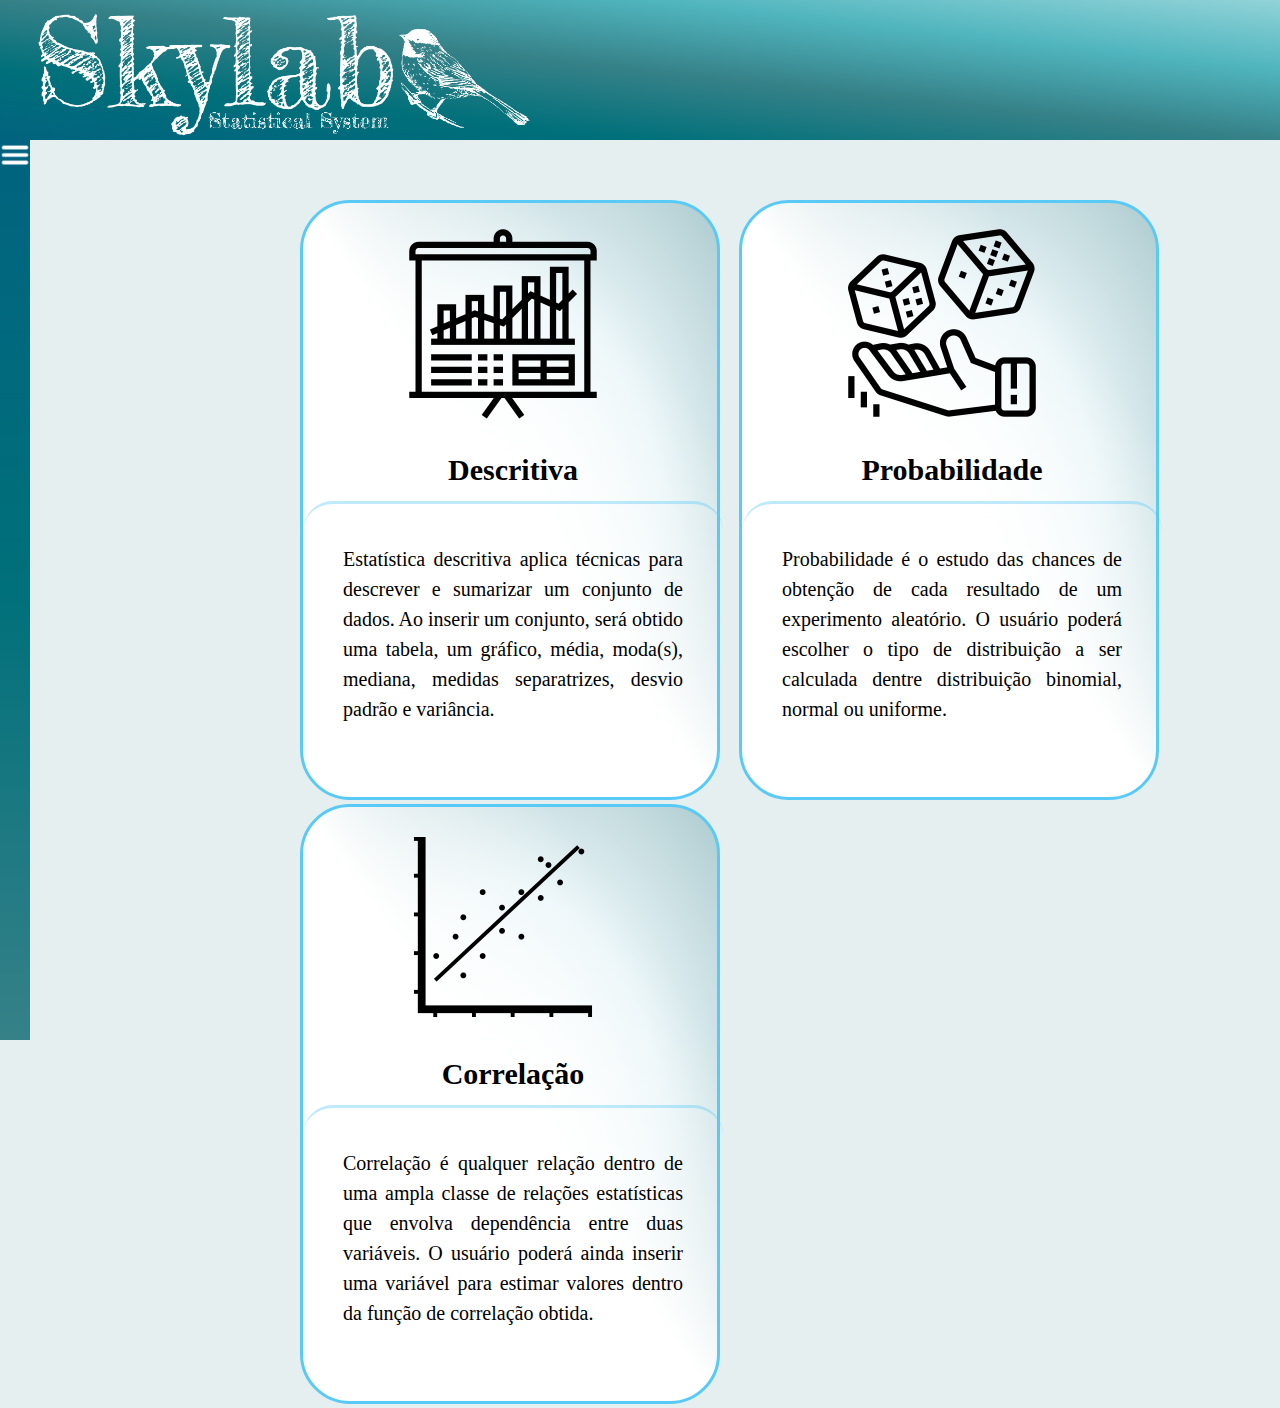
<file: index.html>
<!DOCTYPE html>
<html lang="en">
<head>
    <meta charset="UTF-8">
    <title>Skylab Statistical System</title>
    <link rel='stylesheet' href='./styles/css/navigation.css'>
    <link rel='stylesheet' href='./styles/css/index.css'>
    <link rel="shortcut icon" href="./styles/icons/slingshot.ico" type="image/x-icon" />

    <!-- <link href="https://fonts.googleapis.com/css2?family=Anton&display=swap" rel="stylesheet">
    <link href="https://fonts.googleapis.com/css2?family=Anton&family=Fredericka+the+Great&display=swap" rel="stylesheet">
    <link href="https://fonts.googleapis.com/css2?family=Alfa+Slab+One&family=Anton&family=Fredericka+the+Great&display=swap" rel="stylesheet"> -->

    <meta name="viewport" content="width=device-width, initial-scale=1.0">
</head>

<body>
    <header id='header'>         
        <a href="index.html" target='_self'><label class='logo'></label></a>
        <hr>
    </header>

    <nav id="side-nav" class="sidenav" onmouseover="openSideBar()" onmouseout="closeSideBar()">
        <img id='open-menu-icon' type='button' class='open-menu-icon' src="./styles/icons/icon-hamburger.png">

        <ul>
            <li><a href="javascript:void(0)" class="close-btn"></a></li>
            <li><a href="index.html" target='_self'>
                <div>
                    <img id='icon-home' type='button' class='nav-icon' src="./styles/icons/icon-home.png">
                    <div style='margin-left: 50px'>Home</div>
                </div>            
            </a></li>
            <li><a href='./pages/descriptive.html' target='main' onclick='hideHome()'>
                <div>
                    <img id='icon-home' type='button' class='nav-icon' src="./styles/icons/icon-descriptive.png">
                    <div style='margin-left: 50px'>Descritiva</div>
                </div>
            </a></li>
            <li><a href="./pages/probability.html" target='main' onclick='hideHome()'>
                <div>
                    <img id='icon-home' type='button' class='nav-icon' src="./styles/icons/icon-probability2.png">
                    <div style='margin-left: 50px'>Probabilidade</div>
                </div>
            </a></li>
            <li><a href="./pages/correlation.html" target='main' onclick='hideHome()'>
                <div>
                    <img id='icon-home' type='button' class='nav-icon' src="./styles/icons/icon-correlation.png">
                    <div style='margin-left: 50px'>Correlação</div>
                </div>
            </a></li>
            <li><a href="./pages/about.html" target='main' onclick='hideHome()'>
                <div>
                    <img id='icon-home' type='button' class='nav-icon' src="./styles/icons/icon-about.png">
                    <div style='margin-left: 50px'>Sobre</div>
                </div>
            </a></li>
        </ul>
    </nav>
    
    <div id='layout' class='layout'>
        <div class='box'>
            <div>
                <a href='./pages/descriptive.html' target='main' onclick='hideHome()' style='cursor: pointer'>
                    <img id='icon-prob' type='button' class='index-icon' src="./styles/icons/icon-descriptive.png">
                </a>
            </div>

            <div class='card-text-box'>
                <div class='card-title'><b>Descritiva</b></div><br>
                <div class='card-description'>
                    Estatística descritiva aplica técnicas para descrever e sumarizar um conjunto de dados.
                    Ao inserir um conjunto, será obtido uma tabela, um gráfico, média, moda(s), mediana, medidas separatrizes, desvio padrão e variância.
                </div>
            </div>
        </div>

        <div class='box'>
            <div>
                <a href='./pages/probability.html' target='main' onclick='hideHome()'>
                    <img id='icon-prob' type='button' class='index-icon' src="./styles/icons/icon-probability.png">
                </a>
            </div>

            <div class='card-text-box'>
                <div class='card-title'><b>Probabilidade</b></div><br>
                <div class='card-description'>
                    Probabilidade é o estudo das chances de obtenção de cada resultado de um experimento aleatório.
                    O usuário poderá escolher o tipo de distribuição a ser calculada dentre distribuição binomial, normal ou uniforme. 
                </div>
            </div>
        </div>

        <div class='box'>
            <div>
                <a href='./pages/correlation.html' target='main' onclick='hideHome()'>
                    <img id='icon-prob' type='button' class='index-icon' src="./styles/icons/icon-correlation.png">
                </a>
            </div>
            
            <div class='card-text-box'>
                <div class='card-title'><b>Correlação</b></div><br>
                <div class='card-description'>
                    Correlação é qualquer relação dentro de uma ampla classe de relações
                    estatísticas que envolva dependência entre duas variáveis. O usuário poderá ainda
                    inserir uma variável para estimar valores dentro da função de correlação obtida.
                </div>
            </div>
        </div>
    </div>
  

    <div id='main'>
        <section>
            <iframe name='main' width='100%' height='100%' style='border:none'></iframe>
        </section>
    </div>

    <script src="https://ajax.googleapis.com/ajax/libs/jquery/1.9.1/jquery.min.js"></script>
    
    <script src='./scripts/editor-html/navigation.js'></script>  
</body>
</html>
</file>
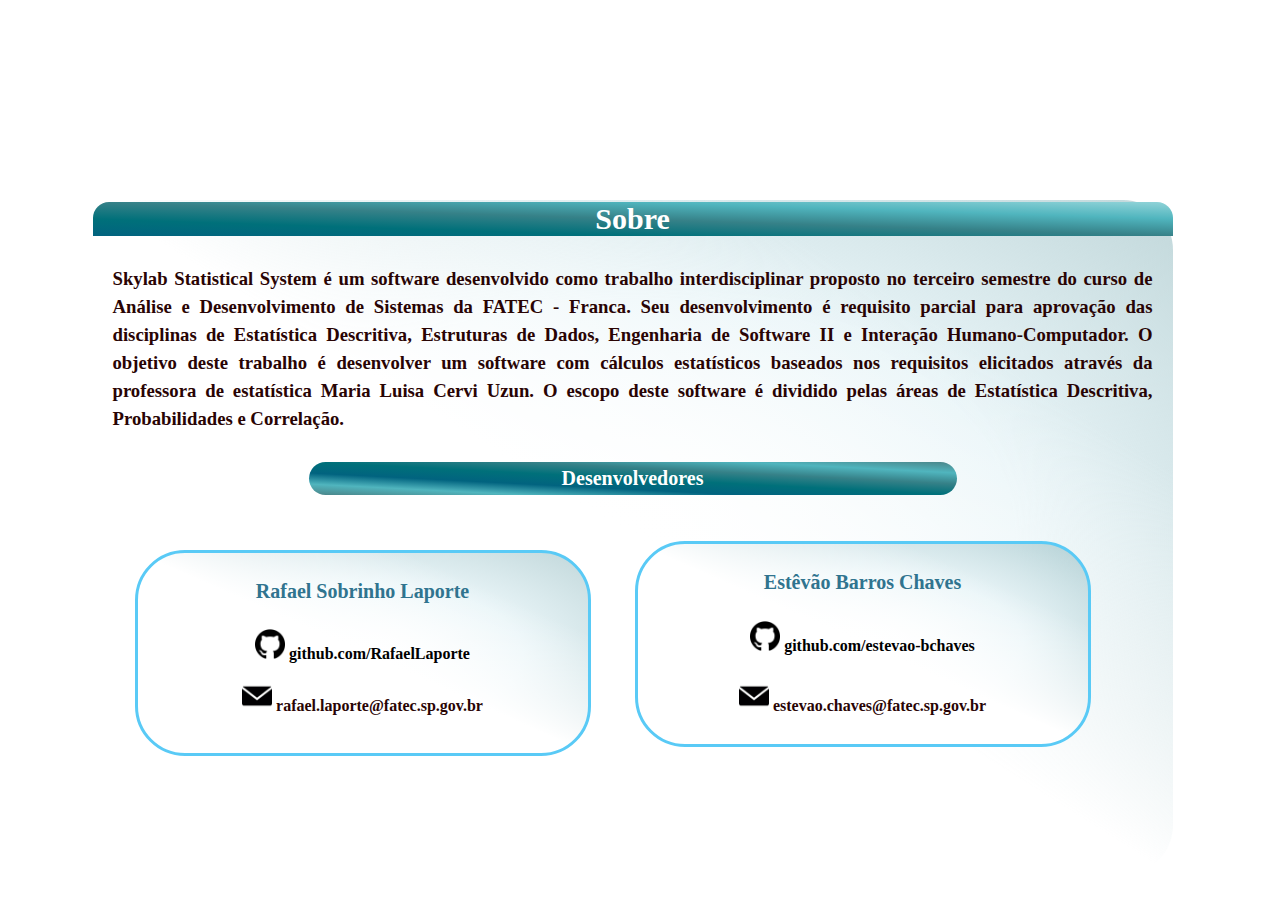
<file: pages/about.html>
<html lang="en">
<head>
    <meta charset="UTF-8">
    <meta name="viewport" content="width=device-width, initial-scale=1.0">

    <title>SKYLAB - Descritiva</title>
    <link rel="stylesheet" href="../styles/css/main.css">
    <link rel="stylesheet" href="../styles/css/modal.css">
    <link rel="stylesheet" href="../styles/css/chart.css">
</head>

<body class='body'>
    <div class="about"><div class="dev-header2"><h2>Sobre</h2></div>
    <h3> Skylab Statistical System é um software desenvolvido como trabalho interdisciplinar proposto no terceiro semestre do curso de
         Análise e Desenvolvimento de Sistemas da FATEC - Franca. Seu desenvolvimento é
         requisito parcial para aprovação das disciplinas de Estatística Descritiva,
         Estruturas de Dados, Engenharia de Software II e Interação Humano-Computador.
         O objetivo deste trabalho é desenvolver um software com cálculos estatísticos baseados nos requisitos elicitados através da
         professora de estatística Maria Luisa Cervi Uzun. O escopo deste software é dividido pelas áreas de Estatística Descritiva,
         Probabilidades e Correlação.
    </h3>
     <div class="dev-header"><h2>Desenvolvedores</h2></div>
    <form style='padding: 30; bottom: 0;'>
        <div class="about-devs"><h4>Rafael Sobrinho Laporte</h4>
            <h5><img src="../styles/icons/icon-github.png" width=30 height=30><a href='https://github.com/RafaelLaporte' target="_blank">  github.com/RafaelLaporte</a><br><br>
            <img src="../styles/icons/icon-email.png" width=30 height=30>  rafael.laporte@fatec.sp.gov.br</h5>
        </div>
        
        <div class="about-devs" style="margin-bottom: 50px; bottom: 0;"><h4>Estêvão Barros Chaves</h4>
            <h5><img src="../styles/icons/icon-github.png" width=30 height=30><a href='https://github.com/estevao-bchaves'target="_blank">  github.com/estevao-bchaves</a><br>
             <h5><img src="../styles/icons/icon-email.png" width=30 height=30>  estevao.chaves@fatec.sp.gov.br</h5>
        </div> 
           
    </form>    
    </div>
    </body>
</file>
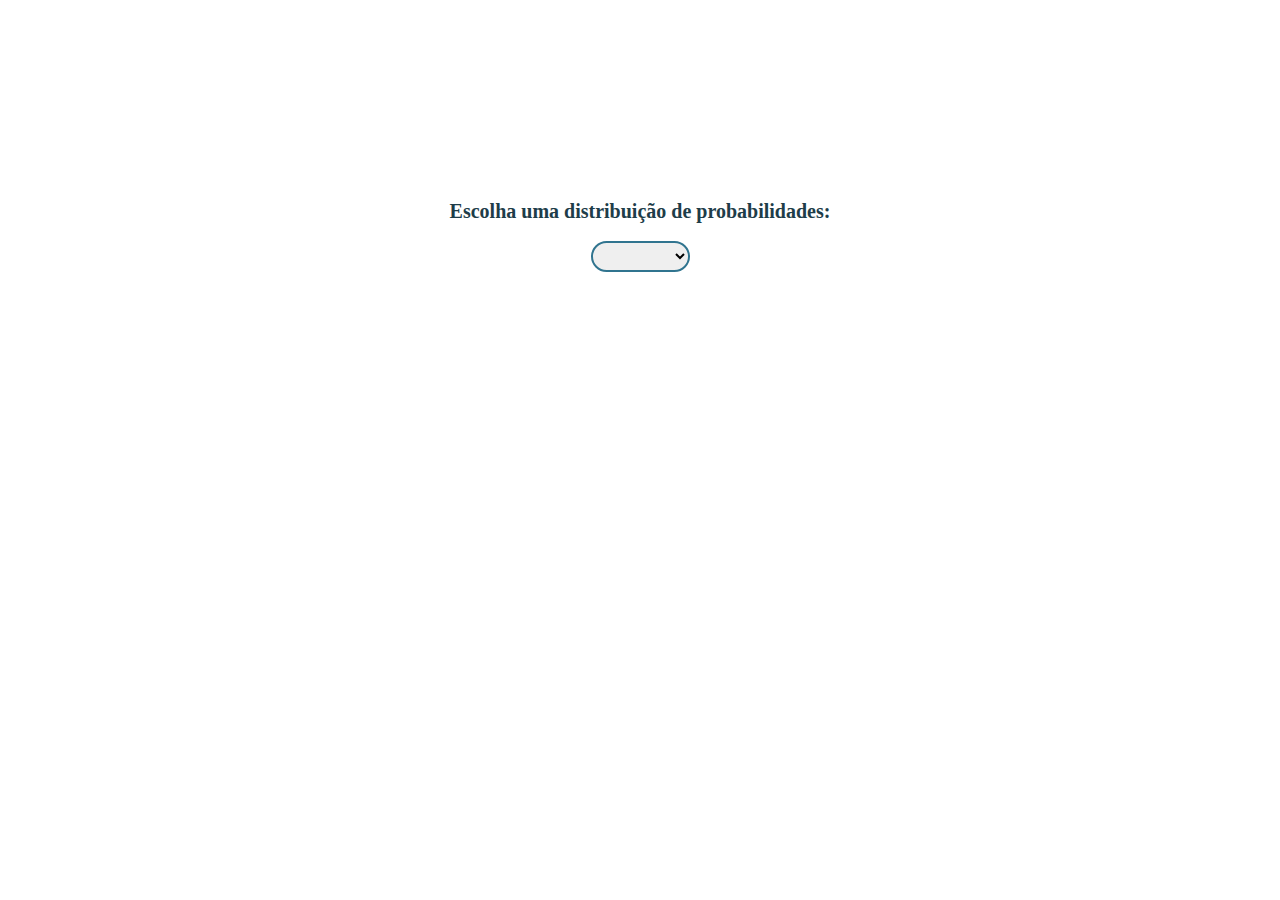
<file: pages/probability.html>
<html lang="en">
<head>
    <meta charset="UTF-8">
    <meta name="viewport" content="width=device-width, initial-scale=1.0">

    <title>SKYLAB - Probabilidade</title>
    <link rel="stylesheet" href="../styles/css/main.css">
    <link rel="stylesheet" href="../styles/css/modal.css">  

    <script src="https://ajax.googleapis.com/ajax/libs/jquery/1.9.1/jquery.min.js"></script>    
</head>

<body class='body'>
    <div>
        <div>
            <label for='distribution-select'><b class='label-form'>Escolha uma distribuição de probabilidades:</b> </label><br>
            <select id='distribution-select' name='distribution-select' class='select'>
                <option selected=""></option>
                <option value="binomial">Binomial</option>
                <option value="normal">Normal</option>
                <option value="uniform">Uniforme</option>
            </select>
        </div><br><br><br>

        <!-- Binomial distribution Form -->
        <form id='binomial' onsubmit="return btnBinomial()" method="GET" style='display:none'>
            <div class='input-box'>
                <label for='binomial-sucess' class="label-form"><b class='label-form'>Probabilidade de ocorrência do evento (%):</b></label><br>
                <div>
                    <input required type='number' id='binomial-sucess' name='binomial-sucess' size='50px' class="input-form" placeholder="Número entre 0 e 100">
                    <img id='help-binomial-probability' type='button' class='help-btn-form' src="../styles/icons/quest-icon.png">
                </div>
            </div><br>
            
            <div class='input-box'>
                <label for='binomial-sample' class='label-form'><b class='label-form'>Tamanho da amostra:</b></label><br>
                <div>
                    <input required type='number' id='binomial-sample' name='binomial-sample' size='50px' class="input-form" placeholder="Número inteiro positivo">
                    <img id='help-binomial-sample' type='button' class='help-btn-form' src="../styles/icons/quest-icon.png">
                </div>
            </div><br>
    
            <div class='input-box'>
                <label for='binomial-ocurrences' class='label-form'><b class='label-form'>Eventos:</b></label><br>
                <div>
                    <input required id='binomial-ocurrences' name='binomial-ocurrences' size='50px' class="input-form" placeholder="Separados por , (vírgula)" required>
                    <img id='help-binomial-event' type='button' class='help-btn-form' src="../styles/icons/quest-icon.png">
                </div>
            </div><br>

            <p id='binomial-error'></p>

            <button id='btn-binomial' type="submit" class="btn"> Calcular </button><br><br>
        </form>
    
        <!-- Normal distribution Form -->
        <form id='normal' onsubmit="return btnNormal()" method="GET" style='display:none'>
            <div class='input-box'>
                <label for='normal-mean' class='label-form'><b class='label-form'>Média:</b></label><br>
                <div>
                    <input required type='number' step=0.01 id='normal-mean' name='normal-mean' size='50px' class="input-form" placeholder="0">
                    <img id='help-normal-mean' type='button' class='help-btn-form' src="../styles/icons/quest-icon.png">
                </div>
            </div><br>
            
            <div class='input-box'>
                <label for='standard-deviation' class='label-form'><b class='label-form'>Desvio padrão:</b></label><br>
                <div>
                    <input required type='number' step=0.01 id='standard-deviation' name='standard-deviation' size='50px' class="input-form" placeholder="0">
                    <img id='help-normal-stdDeviation' type='button' class='help-btn-form' src="../styles/icons/quest-icon.png">
                </div>
            </div><br>
            
            <div class='input-box'>
                <label for='normal-select' class='label-form'><b class='label-form'>Escolha um intervalo:</b> </label><br> 
                <div>
                    <select id='normal-select' name='normal-select' class='select'>
                        <option selected=""></option>
                        <option value="between">Entre</option>
                        <option value="lesser-than">Menor que</option>
                        <option value="higher-than">Maior que</option>
                    </select>
                    <img id='help-normal-where' type='button' class='help-btn-form' style='margin-left: 28px' src="../styles/icons/quest-icon.png">
                </div>
            </div><br>

            <div class='input-box'>
                <div id='normal-var'>         
                    <input type='number' step="any" id='normal-var-min' style='display:none' size='50px' class="input-form" placeholder="Digite um número">
                    <input type='number' step="any" id='normal-var-max' style='display:none' size='50px' class="input-form" placeholder="Digite um número">
                </div>
            </div>

            <p id='normal-error'></p>

            <button id='btn-normal' type="submit" class="btn" method="GET" style='display:none'> Calcular </button><br>
        </form>
    
        <!-- Uniform distribution form -->
        <form id='uniform' onsubmit="return btnUniform()" method="GET" style='display:none'>
            
            <div class='input-box'>
                <label for='uniform-distribution-min' class='label-form'><b class='label-form'>Valor mínimo da distribuição:</b></label><br>
                <div>
                    <input required type='number' step="any" id='uniform-distribution-min' name='uniform-distribution-min' size='50px' class="input-form" placeholder="0">
                    <img id='help-uniform-min' type='button' class='help-btn-form' src="../styles/icons/quest-icon.png">
                </div>
            </div><br>
            
            <div class='input-box'>
                <label for='uniform-distribution-max' class='label-form'><b class='label-form'>Valor máximo da distribuição:</b></label><br>
                <div>
                    <input required type='number' step="any" id='uniform-distribution-max' name='uniform-distribution-max' size='50px' class="input-form" placeholder="0">
                    <img id='help-uniform-max' type='button' class='help-btn-form' src="../styles/icons/quest-icon.png">
                </div>
            </div><br>
            
            <div class='input-box'>
                <label for='uniform-select' class='label-form'><b class='label-form'>Escolha um intervalo:</b> </label><br>
                <div>
                    <select id='uniform-select' name='uniform-select' class='select'>
                        <option selected=""></option>
                        <option value="between">Entre</option>
                        <option value="lesser-than">Menor que</option>
                        <option value="higher-than">Maior que</option>
                    </select>
                    <img id='help-uniform-where' type='button' class='help-btn-form' style='margin-left: 28px' src="../styles/icons/quest-icon.png">
                </div>
            </div><br>

            <div id='uniform-value'>
                <div class='input-box'>
                    <input type='number' step="any" id='uniform-value-min' style='display:none' name='uniform-value-min' size='50px' class="input-form" placeholder="Digite um número">
                    <input type='number' step="any" id='uniform-value-max' style='display:none' name='uniform-value-max' size='50px' class="input-form" placeholder="Digite um número">
                </div>
                <!-- <button id='btn-uniform' type="button" class="btn" onclick='btnUniform()'> Calcular </button><br><br> -->
            </div>

            <p id='uniform-error'></p>
                
            <button id='btn-uniform' type="submit" class="btn" method="GET" style='display:none'> Calcular </button><br><br>
         
        </form>
   
        <div id='probability-values' class="probability-values"></div>
    </div>

    <!--Modal-->
    <div>
        <div id="modal-binomial-probability" class="modal" display='none'>        
            <div class="modal-content">
                <div class="modal-header">
                    <span class="close">&times;</span>
                    Probabilidade de Ocorrência do evento
                </div>
                <div class="modal-body">
                    <p>Define a probabilidade em porcentagem da ocorrência do evento desejado.</p> 
                    Deve ser um valor de 0 a 100. 
                    <p>Ex. 42 </p>
                    <p>(Obrigatório)</p>
                </div>
            </div>
        </div>

        <div id="modal-binomial-sample" class="modal" display='none'>        
            <div class="modal-content">
                <div class="modal-header">
                    <span class="close">&times;</span>
                    Tamanho da Amostra
                </div>
                <div class="modal-body">
                    <p>Define o tamanho da amostra a ser calculada. 
                       A amostra deve ter ao menos tamanho 1. Deve ser um valor inteiro positivo.
                    </p>
                    <p>Ex. 2500. </p>
                    <p>(Obrigatório)</p>
                </div>
            </div>
        </div>

        <div id="modal-binomial-event" class="modal" display='none'>        
            <div class="modal-content">
                <div class="modal-header">
                    <span class="close">&times;</span>
                    Binomial - Eventos
                </div>
                <div class="modal-body">
                    <p>Define um ou mais eventos para calcular sua probabilidade de ocorrência.</p>
                    <p>Deve ser um valor numérico inteiro. </p> 
                    <p> A separação dos valores deverá ser feita por " , " (vírgula).</p>
                    <p> O valor deverá ser no mínimo 0 e no máximo igual ao tamanho da amostra.</p>
                    <p>Ex: 3 ou 4 eventos bem sucedidos: 3, 4</p>
                    <p>Ex2: 5 eventos bem sucedidos: 5</p>
                </div>
            </div>
        </div>

        <div id="modal-normal-mean" class="modal" display='none'>        
            <div class="modal-content">
                <div class="modal-header">
                    <span class="close">&times;</span>
                    Média
                </div>
                <div class="modal-body">
                    <p>Define a média da distribuição normal a ser utilizada.</p>
                    <p>Deve ser um valor numérico. </p>    
                    <p> Utilize " . " (ponto) para inserir as casas decimais dos valores numéricos 
                        (caso haja necessidade).  
                    </p> 
                    <p>Ex: 50</p>
                </div>
            </div>
        </div>

        <div id="modal-normal-stdDeviation" class="modal" display='none'>        
            <div class="modal-content">
                <div class="modal-header">
                    <span class="close">&times;</span>
                    Desvio Padrão
                </div>
                <div class="modal-body">
                    <p>Define o valor mínimo para a distribuição a ser analisada. </p> 
                    <p>Deve ser um valor numérico.</p>
                    <p> Utilize " . " (ponto) para inserir as casas decimais dos valores numéricos 
                        (caso haja necessidade).  
                    </p> 
                    <p>Ex: 5</p>
                </div>
            </div>
        </div>

        <div id="modal-normal-where" class="modal-big" display='none'>        
            <div class="modal-content">
                <div class="modal-header">
                    <span class="close">&times;</span>
                    Escolha um intervalo
                </div>
                <div class="modal-body">
                    <p>Intervalo: calcula a probabilidade de ocorrência de valores dentro de um escopo estabelecido.</p> 
                    <p>Menor que: probabilidade do valor se encontrar abaixo do valor especificado.</p>
                    <p>Ex: 8</p>
                    <p>Entre: calcula a probabilidade do valor se encontrar entre dois valores especificados, sendo o primeiro o menor deles.</p>
                    <p>Ex: 4 e 8</p>
                    <p>Maior que:  calcula a probabilidade do valor se encontrar acima do valor especificado.</p>
                    <p>Ex: 4</p>
                    <p>Devem ser inseridos somente valores numéricos e apenas um valor em cada caixa de entrada. </p>
                     <p>   Utilize " . "  (ponto) para inserir as casas decimais dos valores numéricos (caso haja necessidade).
                    </p>
                </div>
            </div>
        </div>

        <div id="modal-uniform-min" class="modal" display='none'>        
            <div class="modal-content">
                <div class="modal-header">
                    <span class="close">&times;</span>
                   Valor Mínimo da Distribuição
                </div>
                <div class="modal-body">
                               
                
                    <p>Define o valor mínimo para a distribuição a ser analisada. </p>
                        <p>Deve ser um valor numérico.</p>
                      <p> Utilize " . " (ponto) para inserir as casas decimais dos valores numéricos (caso haja necessidade). </p>  
                      <p> Deve ser um valor menor que o ‘Valor máximo’. </p>
                    <p>Ex: 25.5</p>
                </div>
            </div>
        </div>

        <div id="modal-uniform-max" class="modal" display='none'>        
            <div class="modal-content">
                <div class="modal-header">
                    <span class="close">&times;</span>
                    Valor Máximo da Distribuição
                </div>
                <div class="modal-body">
                    <p>Define o valor máximo para a distribuição a ser analisada. Deve ser um valor numérico.</p> 
                    <p>  Utilize " . " (ponto) para inserir as casas decimais dos valores numéricos (caso haja necessidade).</p>   
                    <p>  Deve ser um valor maior que o ‘Valor mínimo’.  </p>   
                    <p>Ex: 154.3</p>
                </div>
            </div>
        </div>

        <div id="modal-uniform-where" class="modal-big" display='none'>        
            <div class="modal-content">
                <div class="modal-header">
                    <span class="close">&times;</span>
                   Escolha um intervalo
                </div>
                <div class="modal-body">
                    <p>Intervalo: calcula a probabilidade de ocorrência de valores dentro de um escopo estabelecido.</p> 
                    <p>Menor que: probabilidade do valor se encontrar abaixo do valor especificado.</p>
                    <p>Ex: 8</p>
                    <p>Entre: calcula a probabilidade do valor se encontrar entre dois valores especificados, sendo o primeiro o menor deles.</p>
                    <p>Ex: 4 e 8</p>
                    <p>Maior que:  calcula a probabilidade do valor se encontrar acima do valor especificado.</p>
                    <p>Ex: 4</p>
                    <p>Devem ser inseridos somente valores numéricos e apenas um valor em cada caixa de entrada. </p>
                    <p>Utilize " . " (ponto) para inserir as casas decimais dos valores numéricos (caso haja necessidade).</p>
                </div>
            </div>
        </div>
    </div>

    <script src='../scripts/forms/form-probability.js'></script>

    <script src='../scripts/btn/btn-binomial.js'></script>
    <script src='../scripts/btn/btn-uniform.js'></script>
    <script src='../scripts/btn/btn-normal.js'></script>

    <script src='../scripts/calc/fatorial.js'></script>
    
    <script src='../scripts/organize/csv-to-array.js'></script>    

    <script src='../scripts/editor-html/probability-elements.js'></script>

    <script src='../scripts/modal/modal-binomial-probability.js'></script>
    <script src='../scripts/modal/modal-binomial-sample.js'></script>
    <script src='../scripts/modal/modal-binomial-event.js'></script>
    <script src='../scripts/modal/modal-normal-mean.js'></script>
    <script src='../scripts/modal/modal-normal-stdDeviation.js'></script>
    <script src='../scripts/modal/modal-normal-where.js'></script>
    <script src='../scripts/modal/modal-uniform-min.js'></script>
    <script src='../scripts/modal/modal-uniform-max.js'></script>
    <script src='../scripts/modal/modal-uniform-where.js'></script>      

    <script src="https://ajax.googleapis.com/ajax/libs/jquery/1.9.1/jquery.min.js"></script>     
</body>
</html>
</file>
<file: styles/css/navigation.css>
* {
    margin: 0;
    padding: 0;
    -webkit-box-sizing: border-box;
     -moz-box-sizing: border-box;
          box-sizing: border-box;
}

header {
    z-index: 2;
    overflow: hidden;
    background: linear-gradient(to top right, rgb(1, 99, 127),rgb(0, 112, 122), rgb(54, 129, 136),rgb(80, 181, 190), rgb(145, 211, 216));
    position: fixed;
    top: 0;
    width: 100%;
    height: 140px
}

.nav-icon{
    position: absolute;
    display: block;
    width: 40px;
    height: 40px;
}

.open-menu-icon {
    position: absolute;
    display: block;
    margin-top: 0px;
    width: 30px;
    height: 30px;
}

header .logo{
    margin-left: 30px;
    margin-top: 5px;
    background-image: url("../icons/logo-white.png");
    background-size: 100%;
    background-color: transparent;
    background-repeat: no-repeat;
    display: inline-block;
    text-indent: -999999px;
    width: 500px;
    height: 140px;
    
}

header .logo:hover{
    cursor: pointer
}

header .hamburguer {
    margin-left: 80px;
    margin-top: 40px;
    display: block;
    background-image: url("../icons/menu-icon.png");
    background-size: 100%;
    background-repeat: no-repeat;
    width: 55px;
    height: 65px;
    background-color: transparent;
    border: none;
    outline: none;
    padding: 0;
    /* float: left; */
}

header .hamburguer:hover {
    background-image: url('../icons/menu-icon-hover.png');
    background-size: 100%;
    background-repeat: no-repeat;
    width: 55px;
    height: 65px;
    background-color: transparent;
    cursor: pointer

}

.sidenav {
    margin-top: 140px;
    height: 100%; /* 100% Full-height */
    width: 30px; /* 0 width - change this with JavaScript */
    position: fixed; /* Stay in place */
    z-index: 2; /* Stay on top */
    top: 0; /* Stay at the top */
    left: 0;
    background: linear-gradient(to bottom, rgb(1, 99, 127),rgb(0, 112, 122), rgb(54, 129, 136));
    /* background: linear-gradient(rgb(0, 104, 0),rgb(0, 124, 0), rgba(0, 180, 0, 0.685), rgb(255, 255, 255));*/
    overflow: hidden; /* Disable horizontal scroll */
    padding-top: 0px; /* Place content 60px from the top */
    transition: .5s; /* 0.5 second transition effect to slide in the sidenav */
}

/* The navigation menu links */
.sidenav a {
    padding: 70px 8px 8px 32px;
    /* font-family: 'Anton', sans-serif; */
    font-family: 'Tahoma', 'Verdana', 'Comic Sans MS', 'Fredericka the Great', cursive;
    /* font-family: 'Alfa Slab One', cursive; */
    text-decoration: none;
    font-weight: bold;
    font-size: 25px;
    color: rgb(255, 255, 255);
    display: block;
    align-content: center;
    transition: 0.5s;
}

/* When your mouse over the navigation links, change their color */
.sidenav a:hover {
    color: rgb(196, 211, 202);
    font-size: 24px;
}

/* Position and style the close button (top right corner) */
.sidenav .close-btn {
    display: flex;
    position: absolute;
    top: 0;
    bottom: 150px;
    right: 25px;
    font-size: 36px;
    margin-left: 50px;
    margin-bottom: 50px
}

@media screen and (max-width: 480px) {
    header .logo {
        width: 430px;
        height: 140px
    }

    header {
        width: 480px;
    }
}

@media screen and (max-width: 320px) {
    header .logo {
        width: 350px;
        height: 140px;
        margin-left: 10px
    }

    header {
        width: 100%;
        height: 140px
    }
}
</file>
<file: styles/css/index.css>
img {
    display: flex
}

* {
    margin: 0;
    padding: 0;
    -webkit-box-sizing: border-box;
     -moz-box-sizing: border-box;
          box-sizing: border-box;
}

.layout {
    position: absolute;
    margin: 300px;
    margin-top: 200px;
    width: 70%;
    height: 40%;
}

.box {
    display: inline-block;
    border: solid;
    border-color: rgb(89, 202, 246);
    width: 420px;
    height: 600px;
    margin-right: 15px;
    border-radius: 50px;
    background: linear-gradient(to bottom left, transparent 20%, white 50%),
                radial-gradient(white, #e9f5f8, rgba(21, 105, 116, 0.267));
}

.index-icon {
    z-index: 1;
    display: block;
    position: absolute;
    margin: 20px 30px 20px 100px;
    width: 200px;
    height: 200px;
}

/*Bordas colocadas somente para referência. Retirá-las após ajustar*/
.card-text-box{
    position: absolute;
    margin-top: 250px;
    width: 420px;
    height: 300px;
}

.card-title{
    position: absolute;
    text-align: center;
    font-size: 30px;
    width: 100%;
    font-family: 'Tahoma', 'Verdana', 'Comic Sans MS', 'Fredericka the Great', cursive;
}

.card-description{
    margin-top: 30px;
    padding: 4ch;
    position: relative;
    text-align: justify;
    font-size: 20px;
    border-top: solid rgba(89, 202, 246, 0.39);
    border-radius: 30px;
    font-family: 'Tahoma', 'Verdana', 'Comic Sans MS', 'Fredericka the Great', cursive;
    line-height: 1.5;
}

section {
    position: absolute;
    left: 0px;
    width: 100%;
    height: 100%;
    overflow: hidden;
    /* background: rgba(21, 105, 116, 0.109); */
}

#iframe {
    overflow: hidden;
}

#main {
    z-index: 0;
    width: 100%;
    height: 100%;
}

body {
    background: rgba(21, 105, 116, 0.109);
} 

@media screen and (max-width: 480px) {
    header {
        width: 100%;
    }

    .layout {
        width: 150px;
        height: 1000px
    }

    .box {
        width: 350px;
        height: 300px;
        margin-left: -225px;
        margin-bottom: 30px;
        margin-top: 0px;
        display: block;
    }

    .index-icon {
        width: 150px;
        height: 150px;
        padding-bottom: 20px;
    }
    
    /*Bordas colocadas somente para referência. Retirá-las após ajustar*/
    .card-text-box{
        margin-top: 150px;
        width: 350px;
        height: 150px;
    }
    
    .card-title{
        font-size: 30px;
        width: 100%;
        margin-top: 10px;
    }
    
    .card-description{
        font-size: 10px;
    }
}

@media screen and (max-width: 600px) {
    header {
        width: 100%;
    }

    .layout {
        width: 150px;
        height: 1300px
    }

    .box {
        width: 450px;
        height: 400px;
        margin-left: -200px;
        margin-bottom: 30px;
        margin-top: 0px;
        display: block;
    }

    .index-icon {
        width: 150px;
        height: 150px;
        padding-bottom: 20px;
        margin-left: 150px
    }
    
    /*Bordas colocadas somente para referência. Retirá-las após ajustar*/
    .card-text-box{
        margin-top: 150px;
        width: 450px;
        height: 250px;
    }
    
    .card-title{
        font-size: 30px;
        width: 100%;
        margin-top: 10px;
    }
    
    .card-description{
        font-size: 16px;
    }
}

@media screen and (max-width: 768px) {
    header {
        width: 100%
    }

    .layout {
        width: 150px;
        height: 1300px
    }

    .box {
        width: 450px;
        height: 400px;
        margin-left: -130px;
        margin-bottom: 30px;
        margin-top: 0px;
        display: block;
    }

    .index-icon {
        width: 150px;
        height: 150px;
        padding-bottom: 20px;
        margin-left: 150px
    }
    
    /*Bordas colocadas somente para referência. Retirá-las após ajustar*/
    .card-text-box{
        margin-top: 150px;
        width: 450px;
        height: 250px;
    }
    
    .card-title{
        font-size: 30px;
        width: 100%;
        margin-top: 10px;
    }
    
    .card-description{
        font-size: 16px;
    }
}

@media screen and (max-width: 1024px) {
    header {
        width: 100%
    }

    .layout {
        width: 150px;
        height: 1300px
    }

    .box {
        width: 450px;
        height: 400px;
        margin-left: -10px;
        margin-bottom: 30px;
        margin-top: 0px;
        display: block;
    }

    .index-icon {
        width: 150px;
        height: 150px;
        padding-bottom: 20px;
        margin-left: 150px
    }
    
    /*Bordas colocadas somente para referência. Retirá-las após ajustar*/
    .card-text-box{
        margin-top: 150px;
        width: 450px;
        height: 250px;
    }
    
    .card-title{
        font-size: 30px;
        width: 100%;
        margin-top: 10px;
    }
    
    .card-description{
        font-size: 16px;
    }
}
</file>
<file: styles/css/main.css>
/*---------------Header and Body---------------*/
.header {
  background: #E9DCDC;
  text-align: center;
  text-decoration: none;
  font-family: 'Tahoma', 'Verdana', 'Comic Sans MS', 'Fredericka the Great', cursive;
  color: rgb(25, 0, 255);
  
}

.body {
  margin-top: 200px;
  /* background: rgba(21, 105, 116, 0.109); */
  text-align: center;
  text-decoration: none;
  font-family: 'Tahoma', 'Verdana', 'Comic Sans MS', 'Fredericka the Great', cursive;
  color: rgb(41, 4, 4);
}

.results{
  display: inline-block;
  text-align: center ;
  text-decoration: none;
  font-family: 'Tahoma', 'Verdana', 'Comic Sans MS', 'Fredericka the Great', cursive;
 }
 
 .results h3{
   border: solid;
   border-color: rgb(89, 202, 246);
   border-radius: 50px;
   padding: 15px 32px;
 }

/*---------------Labels---------------*/
.label{
  float: left;
  display: block;
  position: relative;
  font-size: 20px;
  text-shadow: 1ch;
  color:rgb(30, 61, 73);
  font-weight: lighter;
  font-family: 'Tahoma', 'Verdana', 'Comic Sans MS', 'Fredericka the Great', cursive;
}

.label-form{
  display: block;
  position: relative;
  font-size: 20px;
  text-shadow: 1ch;
  color:rgb(30, 61, 73);
  /* font-weight: bolder; */
}

/*---------------Buttons---------------*/
.btn {
  background-color:  rgb(48, 116, 143);
  border: white;
  border-radius: 3ch;
  color:  #ffffff;
  padding: 15px 32px;
  text-align: center;
  text-decoration: none;
  display: inline-block;
  font-size: 16px;
  cursor: pointer;
  font-family: 'Tahoma', 'Verdana', 'Comic Sans MS', 'Fredericka the Great', cursive;
}

.btn:hover {
background-color: rgb(89, 202, 246);
background-repeat: no-repeat;
}
.btn:focus{
      outline: thin dotted;
      outline: 0px auto -webkit-focus-ring-color;
      outline-offset: 0px;
  }
 
/*Help Buttons*/
.help-btn {
  position: absolute;
  display: inline-block;
  margin-left: -20px;
  margin-top: 10px;
  border-radius: 100%;
  cursor: pointer;  
    
}


.help-btn-form {
  position: absolute;
  display: inline-block;
  margin-left: 10px;
  margin-top: 10px;
  border-radius: 100%;
  cursor: pointer;
}

/*Radio Buttons*/
.radio {
  border-color: rgb(48, 116, 143); 
  cursor: pointer;
  height: 15px;
  transition: 300ms;
  width: 20px;
  background-color: rgba(0, 0, 0, 0.522);  
  margin: 0.8ch;
}

/*Select Buttons*/
.select {
  border: 2px solid;
  border-color:rgb(48, 116, 143); 
  border-radius: 3ch;
  cursor: pointer;
  padding: 5px 10px;
  position: justify;
  transition: border-color 300ms;
  text-align: center;
  display: inline-block
}
.select:focus{
  outline: thin dotted;
      outline: 0px auto -webkit-focus-ring-color;
      outline-offset: 0px;
  }

input[type='file'] {
  display: none
}

/*---------------Statistical Values Styles---------------*/
.statistical-values {
  display: inline-block;
  padding: 15px 32px;
  text-align: center ;
  text-decoration: none;
  font-family: 'Tahoma', 'Verdana', 'Comic Sans MS', 'Fredericka the Great', cursive;
}

.statistical-values h3{
  padding: 15px 32px;
  text-align: center ;
  text-decoration: none;
  font-family: 'Tahoma', 'Verdana', 'Comic Sans MS', 'Fredericka the Great', cursive;
  border: solid;
  border-color: rgb(89, 202, 246);
  border-radius: 50px;
}

.statistical-title {
  display: inline-block;
  font-size: 30px;
  text-shadow: 1ch;
  color:rgb(30, 61, 73);
  font-weight: bold;
  border-radius: 3ch;
}

/*---------------Probability Values---------------*/
.probability-values{
 display: inline-block;
 text-align: center ;
 text-decoration: none;
 font-family: 'Tahoma', 'Verdana', 'Comic Sans MS', 'Fredericka the Great', cursive;
 color:rgb(30, 61, 73);
}

.probability-values h3{
  border: solid;
  border-color: rgb(89, 202, 246);
  border-radius: 50px;
  padding: 15px 32px;
}


input::-webkit-outer-spin-button,
input::-webkit-inner-spin-button {
  -webkit-appearance: none;
  margin: 0;
}

/*---------------Inputs---------------*/
.import-box {
  margin-bottom: 20px;
}

.input-box {
  margin: auto;
  position: relative;
  height: 100px;
  width: 550px;
  display: block;
}

.input {
  display: block;
  float: left;
  background: #f4f7f8;
	margin: 10px auto;
	padding: 10px 20px;
  border-radius: 3ch;
  border: solid;
  border-color: rgb(48, 116, 143);  
  font-family: 'Tahoma', 'Verdana', 'Comic Sans MS', 'Fredericka the Great', cursive;
}

.input-form{
    display: inline-block;
    background: #f4f7f8;
    margin: auto;
    padding: 10px 20px;
    border-radius: 3ch;
    border: solid;
    border-color: rgb(48, 116, 143);  
    font-family: 'Tahoma', 'Verdana', 'Comic Sans MS', 'Fredericka the Great', cursive;
  }

.input:focus{
  outline: thin dotted;
  outline: 0px auto -webkit-focus-ring-color;
  outline-offset: 0px;
  background-color: #dce1e9;
}

.input-form:focus{
      outline: thin dotted;
      outline: 0px auto -webkit-focus-ring-color;
      outline-offset: 0px;
  }


.graph-and-values {
  border: none;
  border-color: green;
  border-width: 5px;
}

.search-result{
  display: inline-block;
}

.search-result h3{
  padding: 15px 32px;
  text-align: center ;
  text-decoration: none;
  font-family: 'Tahoma', 'Verdana', 'Comic Sans MS', 'Fredericka the Great', cursive;
  border: solid;
  border-color: rgb(89, 202, 246);
  border-radius: 50px;
}

.correlation-result {
  display: inline-block;
}

.correlation-result h3{
  display: justify;
  border: solid;
  border-color: rgb(89, 202, 246);
  border-radius: 50px;
  padding: 1ch;
  font-family: 'Tahoma', 'Verdana', 'Comic Sans MS', 'Fredericka the Great', cursive;
}

.future-result{
  display: inline-block;
}
.future-result h3{
  display: justify;
  border: solid;
  border-color: rgb(89, 202, 246);
  border-radius: 50px;
  padding: 1ch;
  font-family: 'Tahoma', 'Verdana', 'Comic Sans MS', 'Fredericka the Great', cursive;
}

.onoffswitch {
  display: inline-block;
  margin-left: 10%;
  position: absolute ; width: 40px;
  -webkit-user-select:none; -moz-user-select:none; -ms-user-select: none;
  
}
.onoffswitch-checkbox {
  position: absolute;
  opacity: 0;
  pointer-events: none;
}
.onoffswitch-label {
  display: block; overflow: hidden; cursor: pointer;
  height: 24px; padding: 0; line-height: 8px;
  border: 1px solid rgb(48, 116, 143); border-radius: 24px;
  background-color: #b6cefb;
  transition: background-color 0.3s ease-in;
}
.onoffswitch-label:before {
  content: "";
  display: block; width: 24px; margin: 0px;
  background: rgba(89, 202, 246, 0.602);
  background-color: rgb(255, 255, 255);
  position: absolute; top: 0; bottom: 0;
  right: 12px;
  border: 2px solid rgba(48, 116, 143, 0.281); border-radius: 24px;
  transition: all 0.3s ease-in 0s; 
}
.onoffswitch-checkbox:checked + .onoffswitch-label {
  background-color: rgb(48, 116, 143);
}
.onoffswitch-checkbox:checked + .onoffswitch-label, .onoffswitch-checkbox:checked + .onoffswitch-label:before {
 border-color:rgb(48, 116, 143);
}
.onoffswitch-checkbox:checked + .onoffswitch-label:before {
  right: 0px; 
}

.about{
  display: inline-block;
  border: none;
  border-color: rgb(89, 202, 246);
  width: 120vh;
  height: 75vh;
  margin-right: 15px;
  border-radius: 50px;
  background: linear-gradient(to bottom left, transparent 20%, white 50%),
              radial-gradient(white, #e9f5f8, rgba(21, 105, 116, 0.267));
}

.about h3{
  text-align: justify;
  padding: 10px 20px;
  line-height: 3ch;
}

.about-devs{
  position: relative;
  display: inline-block; 
  border: solid;
  border-color: rgb(89, 202, 246);
  width: 450px;
  height: 200px;
  margin-right: 40px;
  border-radius: 50px;
  background: linear-gradient(to bottom left, transparent 20%, white 50%),
              radial-gradient(white, #e9f5f8, rgba(21, 105, 116, 0.267));
}

.about-devs h4{
  text-align: center;
  font-size: 20px;
  color: rgb(48, 116, 143);
 }

.about-devs h5{
 text-align: center;
 font-size: 16px;
}

/*Link não visitado */
a:link {
  color:black;
  text-decoration: none;
}

/*Link já visitado*/
a:visited {
  color: black;
  text-decoration: none;
}

/*Quando o mouse passa por cima*/
a:hover {
  color: blue;
  text-decoration: none;
  cursor: pointer;
}

a:active {
  color: blueviolet;
  text-decoration: none;
}

.dev-header2 {
  background: linear-gradient(to top right, rgb(1, 99, 127),rgb(0, 112, 122), rgb(54, 129, 136),rgb(80, 181, 190), rgb(145, 211, 216));
  color: white;
  font-size: 16px;
  font-family: 'Tahoma', 'Verdana', 'Comic Sans MS', 'Fredericka the Great', cursive;
  border-top-left-radius: 2ch;
  border-top-right-radius: 2ch;

}
.dev-header2 h2{
  font-size: 30px;
  margin: 2px;
}

.dev-header{
  margin-left: 20%;
  margin-right: 20%;
}

.dev-header h2{
  background: linear-gradient(to top right,  rgb(75, 132, 136),rgb(80, 181, 190),rgb(1, 99, 127),rgb(0, 112, 122), rgb(54, 129, 136),rgb(80, 181, 190), rgb(75, 132, 136));
  color: white;
  font-size: 20px;
  font-family: 'Tahoma', 'Verdana', 'Comic Sans MS', 'Fredericka the Great', cursive;
  border-radius: 2ch;
  padding: 5px 3px;
}

@media screen and (max-width: 480px) {
  body {
    width: 450px
  }

  section {
    width: 450px
  }

  .input-box {
    width: 300px;
    align-content: center
  }

  .input {
    width: 100%;
  }

  .input-form {
    width: 100%;
  }

  img {
    width: 20px;
    padding-left: 30px
  }

  .import-box {
    align-content: center;
  }

  .label {
    width: 100%;
    font-size: 10px
  }

  .label-form {
    width: 100%;
    font-size: 15px
  }

  .btn {
    margin-top: 20px
  }

  .onoffswitch {
    margin-left: 170px
  }

  .about {
    margin-left: 35px;
    width: 420px;
    height: 1100px
  }

  .about h3{
    text-align: justify;
    font-size: 15px;
    padding: 10px 20px;
    line-height: 3ch;
  }
  
  .about-devs{
    width: 350px;
    height: 200px;
    margin-top: 30px;
    margin-right: 20px;
  }
  
  .about-devs h4{
    text-align: center;
    font-size: 20px;
    color: rgb(48, 116, 143);
   }
  
  .about-devs h5{
   text-align: center;
   font-size: 16px;
  }

  .dev-header2 h2{
    font-size: 30px;
    margin: 2px;
  }

  .search-result {
    margin-top: 70px;
  }

  .future-result {
    margin-top: 70px;
  }  

  .correlation-result {
    margin-left: 30px
  }

  .correlation-result h3 {
    font-size: 16px
  }

  #normal-var-min{
    width: 200px;
    display: inline-block;
    margin-left: 0
  }

  #normal-var-max{
    margin-top: 20px;
    width: 200px;
    display: inline-block;
    margin-right: 20
  }
}

@media screen and (max-width: 600px) {
  body {
    width: 400px;
    margin-left: 100px
  }

  section {
    margin-left: -50px;
    width: 500px
  }

  .input-box {
    width: 300px;
    align-content: center
  }

  .input {
    width: 100%;
  }

  .input-form {
    width: 100%;
  }

  img {
    width: 20px;
    padding-left: 30px
  }

  .import-box {
    align-content: center;
  }

  .label {
    margin-top: 20px;
    width: 100%;
    font-size: 12px
  }

  .label-form {
    width: 100%;
    font-size: 15px
  }

  .btn {
    margin-top: 20px
  }

  .onoffswitch {
    margin-left: 170px
  }

  .about {
    margin-left: 35px;
    width: 550px;
    height: 1100px
  }

  .about h3{
    text-align: justify;
    font-size: 15px;
    padding: 10px 20px;
    line-height: 3ch;
  }
  
  .about-devs{
    width: 450px;
    height: 200px;
    margin-top: 30px;
    margin-right: 20px;
  }
  
  .about-devs h4{
    text-align: center;
    font-size: 20px;
    color: rgb(48, 116, 143);
   }
  
  .about-devs h5{
   text-align: center;
   font-size: 16px;
  }

  .dev-header2 h2{
    font-size: 30px;
    margin: 2px;
  }

  .search-result {
    margin-top: 70px;
  }

  .future-result {
    margin-top: 70px;
  }  

  .correlation-result {
    margin-left: 30px
  }

  .correlation-result h3 {
    font-size: 16px
  }

  #normal-var-min{
    width: 200px;
    display: inline-block;
    margin-left: 0
  }

  #normal-var-max{
    margin-top: 20px;
    width: 200px;
    display: inline-block;
    margin-right: 20
  }
}

@media screen and (max-width: 768px) {
  body {
    width: 500px;
    /* margin-left: -100px */
  }

  section {
    margin-left: 30px;
    width: 500px
  }

  .input-box {
    width: 300px;
    align-content: center
  }

  .input {
    width: 100%;
  }

  .input-form {
    width: 100%;
  }

  img {
    width: 20px;
    padding-left: 30px
  }

  .import-box {
    align-content: center;
  }

  .label {
    margin-top: 20px;
    width: 100%;
    font-size: 16px
  }

  .label-form {
    width: 100%;
    font-size: 15px
  }

  .btn {
    margin-top: 20px
  }

  .onoffswitch {
    margin-left: 170px
  }

  .about {
    /* margin-left: -20px; */
    width: 500px;
    height: 950px
  }

  .about h3{
    text-align: justify;
    font-size: 15px;
    line-height: 3ch;
  }
  
  .about-devs{
    width: 500px;
    height: 200px;
    margin-top: 30px;
    margin-right: 20px;
  }
  
  .about-devs h4{
    text-align: center;
    font-size: 20px;
    color: rgb(48, 116, 143);
   }
  
  .about-devs h5{
   text-align: center;
   font-size: 16px;
  }

  .dev-header2 h2{
    font-size: 30px;
    margin: 2px;
  }

  .search-result {
    margin-top: 70px;
  }

  .future-result {
    margin-top: 70px;
  }  

  .correlation-result {
    margin-left: 30px
  }

  .correlation-result h3 {
    font-size: 16px
  }

  #normal-var-min{
    width: 200px;
    display: inline-block;
    margin-left: 0
  }

  #normal-var-max{
    margin-top: 20px;
    width: 200px;
    display: inline-block;
    margin-right: 20
  }
}

@media screen and (max-width: 1024px) {
  body {
    width: 500px;
    margin-left: 250px
  }

  section {
    margin-left: 30px;
    width: 500px
  }

  .input-box {
    width: 300px;
    align-content: center
  }

  .input {
    width: 100%;
  }

  .input-form {
    width: 100%;
  }

  img {
    width: 20px;
    padding-left: 30px
  }

  .import-box {
    align-content: center;
  }

  .label {
    margin-top: 20px;
    width: 100%;
    font-size: 20px
  }

  .label-form {
    width: 100%;
    font-size: 16px
  }

  .btn {
    margin-top: 20px
  }

  .onoffswitch {
    margin-left: 170px
  }

  .about {
    margin-left: -180px;
    width: 900px;
    height: 950px
  }
  
  .about-devs{
    width: 500px;
    height: 200px;
    margin-top: 30px;
    margin-right: 20px;
  }
  
  .about-devs h4{
    text-align: center;
    font-size: 20px;
    color: rgb(48, 116, 143);
   }
  
  .about-devs h5{
   text-align: center;
   font-size: 16px;
  }

  .dev-header2 h2{
    font-size: 30px;
    margin: 2px;
  }

  .search-result {
    margin-top: 70px;
  }

  .future-result {
    margin-top: 70px;
  }  

  .correlation-result {
    margin-left: 30px
  }

  .correlation-result h3 {
    font-size: 16px
  }

  #normal-var-min{
    width: 200px;
    display: inline-block;
    margin-left: 0
  }

  #normal-var-max{
    margin-top: 20px;
    width: 200px;
    display: inline-block;
    margin-right: 20
  }
}
</file>
<file: styles/css/modal.css>
/* The Modal (background) */
.modal {
    display: none; 
    position: fixed; 
    z-index: 1; 
    padding-top: 300px; 
    left: 0;
    top: 0;
    width: 100%; 
    height: 100%; 
    overflow: auto; 
    background-color: rgb(0,0,0); /* Fallback color */
    background-color: rgba(0,0,0,0.4); /* Black w/ opacity */
}


  
.modal-header {
    padding: 20px 16px;
    background: linear-gradient(to top right, rgb(1, 99, 127),rgb(0, 112, 122), rgb(54, 129, 136),rgb(80, 181, 190), rgb(145, 211, 216));
    color: white;
    font-size: 20px;
    font-family: 'Tahoma', 'Verdana', 'Comic Sans MS', 'Fredericka the Great', cursive;
    font-weight: bolder;
    border-top-left-radius: 2ch;
    border-top-right-radius: 2ch;
    text-align: center;
}
  
.modal-body {
    padding: 20px 8px;
    font-size: 16px;
    font-family: 'Tahoma', 'Verdana', 'Comic Sans MS', 'Fredericka the Great', cursive;
    font-weight: bolder;
    text-align: center;
}
  
.modal-big {
    display: none; 
    position: fixed; 
    z-index: 1; 
    padding-top: 200px; 
    left: 0;
    top: 0;
    width: 100%; 
    height: 100%; 
    overflow: auto; 
    background-color: rgb(0,0,0); /* Fallback color */
    background-color: rgba(0,0,0,0.4); /* Black w/ opacity */
}
  
/* Modal Content */
.modal-content {
    position: relative;
    background-color: #fefefe;
    border-radius: 5ch;
    margin: auto;
    padding: 0;
    border: px solid  rgb(48, 116, 143);
    width: 25%;
    box-shadow: 0 4px 8px 0 rgba(0,0,0,0.2),0 6px 20px 0 rgba(0,0,0,0.19);
    -webkit-animation-name: animatetop;
    -webkit-animation-duration: 0.4s;
    animation-name: animatetop;
    animation-duration: 0.4s
}
  
/* Add Animation */
@-webkit-keyframes animatetop {
    from {top:-300px; opacity:0} 
    to {top:0; opacity:1}
}
  
@keyframes animatetop {
    from {top:-300px; opacity:0}
    to {top:0; opacity:1}
}

/* The Close Button */
.close {
    color: white;
    float: right;
    font-size: 28px;
    font-weight: bold;
}
  
.close:hover,
.close:focus {
    color: rgb(89, 202, 246);
    text-decoration: none;
    cursor: pointer;
}

@media screen and (max-width: 480px) {
    .modal {
        padding-top: 200px
    }

    .modal-content {
        width: 65%;
    }
    
    .modal-body {
        width: 300px
      }

    .close {
        font-size: 14px;
    }
}

@media screen and (max-width: 600px) {
    .modal {
        padding-top: 200px
    }

    .modal-content {
        width: 65%;
    }
    
    .modal-body {
        width: 380px
      }

    .close {
        font-size: 12px;
    }
}

@media screen and (max-width: 768px) {
    .modal {
        padding-top: 200px
    }

    .modal-content {
        width: 560px;
    }
    
    .modal-body {
        width: 550px;
        padding-right: 30px 
    }

    .close {
        font-size: 12px;
    }
}

@media screen and (max-width: 1024px) {
    .modal {
        padding-top: 200px
    }

    .modal-content {
        width: 560px;
    }
    
    .modal-body {
        width: 550px;
        padding-right: 30px 
    }

    .close {
        font-size: 12px;
    }
}
</file>
<file: styles/css/chart.css>
.chart-container {
    width: 800px;
    height: 400px;
    margin: 30px;
    display: inline-block;
}

@media screen and (max-width: 480px) {
    .chart-container {
        width: 400px;
        height: 200px
    }
}

@media screen and (max-width: 600px) {
    .chart-container {
        width: 500px;
        height: 250px;
        margin-left: -10px
    }
}

@media screen and (max-width: 768px) {
    .chart-container {
        width: 500px;
        height: 250px;
        margin-left: -10px
    }
}

@media screen and (max-width: 1024px) {
    .chart-container {
        width: 800px;
        height: 550px;
        margin-left: -200px
    }
}
</file>
